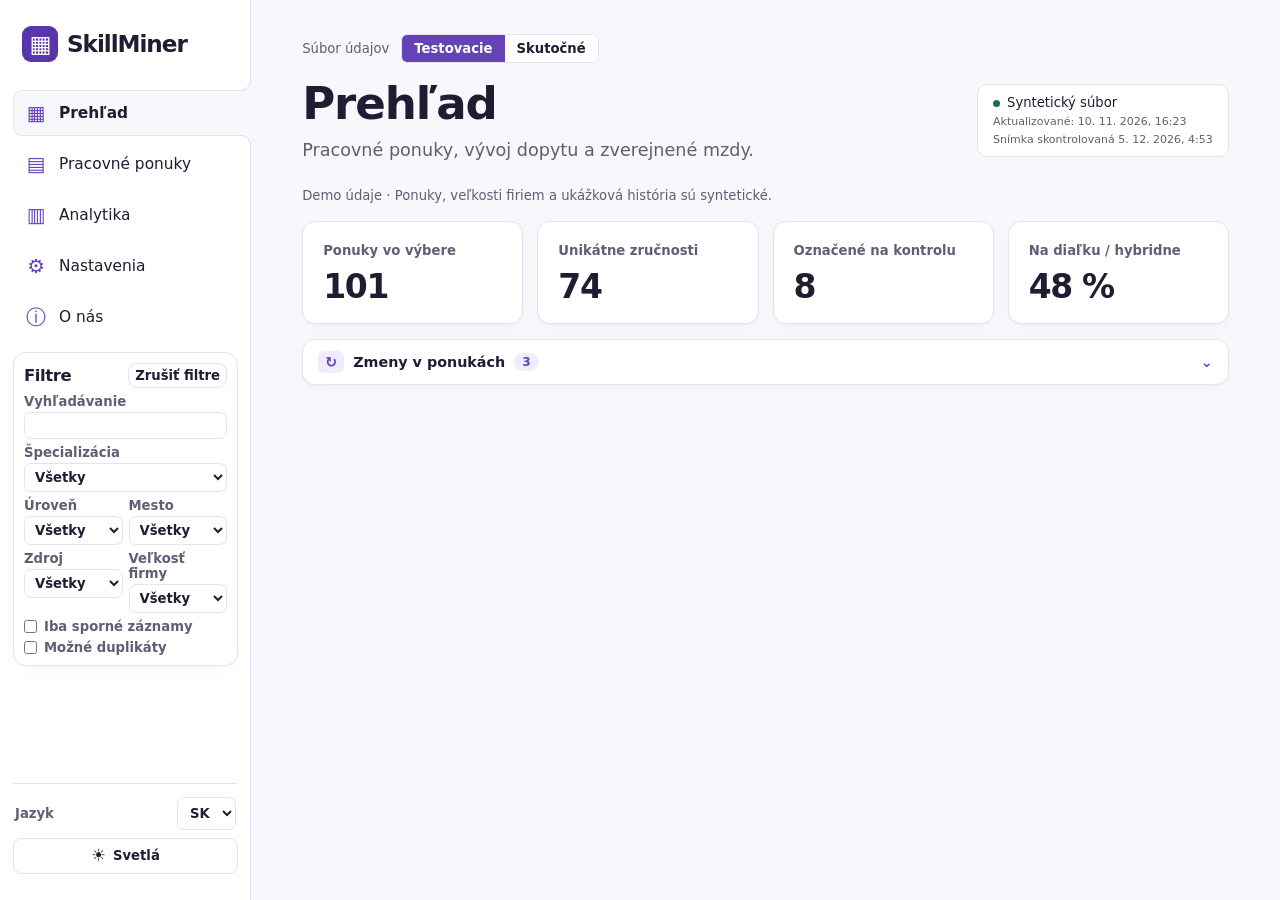
<file: frontend/index.html>
<!doctype html>
<html lang="sk" data-theme="original" data-mode="light">
<head>
  <meta charset="utf-8">
  <meta name="viewport" content="width=device-width, initial-scale=1">
  <title>SkillMiner</title>
  <script>
    try {
      const theme = localStorage.getItem('skillminer-theme');
      if (['original', 'classic', 'zive', 'tuke', 'nik'].includes(theme)) {
        document.documentElement.dataset.theme = theme;
      }
      const mode = localStorage.getItem('skillminer-mode');
      document.documentElement.dataset.mode = (mode === 'light' || mode === 'dark')
        ? mode : (theme === 'zive' || theme === 'dark' ? 'dark' : 'light');
    } catch {}
  </script>
  <link rel="stylesheet" href="style.css?v=analytics-3">
  <script src="i18n.js?v=5" defer></script>
  <script src="interface-i18n.js?v=4" defer></script>
  <script src="jobs-model.js?v=2" defer></script>
  <script src="analytics-model.js?v=2" defer></script>
  <script src="analytics-i18n.js?v=1" defer></script>
  <script src="analytics-comparison-i18n.js?v=1" defer></script>
  <script src="analytics-salary-i18n.js?v=1" defer></script>
  <script src="analytics-fx.js?v=1" defer></script>
  <script src="analytics-comparison-ui.js?v=2" defer></script>
  <script src="analytics-ui.js?v=3" defer></script>
  <script src="app.js?v=analytics-1" defer></script>
</head>
<body>
  <div class="app-shell">
    <aside class="sidebar" id="sidebar">
      <a class="brand" href="#/overview" aria-label="SkillMiner"><span class="brand-icon" aria-hidden="true">▦</span><span class="brand-name">SkillMiner</span></a>
      <button id="menu-toggle" class="menu-toggle" type="button" aria-expanded="false" aria-controls="app-nav" data-i18n-aria="toggleMenu">☰</button>
      <div class="sidebar-scroll">
        <nav class="sidebar-nav" id="app-nav" data-i18n-aria="navigation">
          <a href="#/overview" data-route="overview" data-i18n-aria="overview"><span aria-hidden="true">▦</span><span data-i18n="overview"></span></a>
          <a href="#/postings" data-route="postings" data-i18n-aria="postings"><span aria-hidden="true">▤</span><span data-i18n="postings"></span></a>
          <a href="#/analytics" data-route="analytics" data-i18n-aria="analytics"><span aria-hidden="true">▥</span><span data-i18n="analytics"></span></a>
          <a href="#/settings" data-route="settings" data-i18n-aria="settings"><span aria-hidden="true">⚙</span><span data-i18n="settings"></span></a>
          <a href="#/about" data-route="about" data-i18n-aria="about"><span aria-hidden="true">ⓘ</span><span data-i18n="about"></span></a>
        </nav>
        <button class="filter-toggle secondary" id="filter-toggle" type="button" aria-expanded="false"
                aria-controls="filter-panel" data-i18n-aria="filters">☷</button>
        <aside id="filter-panel" class="panel filter-panel" aria-labelledby="filters-title">
          <div class="section-title">
            <h2 id="filters-title" data-i18n="filters"></h2>
            <div class="filter-actions">
              <button id="reset" type="button" class="secondary" data-i18n="reset"></button>
              <button class="filter-close secondary" id="filter-close" type="button" data-i18n-aria="close">✕</button>
            </div>
          </div>
          <div class="filter-fields">
            <label class="full-row"><span data-i18n="search"></span><input id="search" type="search"></label>
            <label class="full-row"><span data-i18n="specialization"></span><select id="specialization"><option value="" data-i18n="allFilterValues"></option></select></label>
            <label><span data-i18n="seniority"></span><select id="seniority"><option value="" data-i18n="allFilterValues"></option></select></label>
            <label><span data-i18n="location"></span><select id="location"><option value="" data-i18n="allFilterValues"></option></select></label>
            <label><span data-i18n="site"></span><select id="site"><option value="" data-i18n="allFilterValues"></option></select></label>
            <label><span data-i18n="company_size"></span>
              <select id="company_size">
                <option value="" data-i18n="allFilterValues"></option><option value="small" data-i18n="small"></option>
                <option value="medium" data-i18n="medium"></option><option value="large" data-i18n="large"></option>
                <option value="unknown" data-i18n="unknown"></option>
              </select>
            </label>
            <div class="filter-checks">
              <label class="check"><input id="doubtful" type="checkbox"><span data-i18n="doubtful"></span></label>
              <label class="check"><input id="duplicates" type="checkbox"><span data-i18n="possibleDuplicates"></span></label>
            </div>
          </div>
        </aside>
      </div>
      <div class="sidebar-tools">
        <label class="language-control"><span data-i18n="language"></span>
          <select id="language" data-i18n-aria="language">
            <option value="uk" lang="uk">UA</option><option value="sk" lang="sk">SK</option>
            <option value="cs" lang="cs">CZ</option><option value="en" lang="en">EN</option>
            <option value="de" lang="de">DE</option>
          </select>
        </label>
        <button class="mode-toggle secondary" id="mode-toggle" type="button" aria-pressed="false" data-i18n-aria="darkMode">
          <span id="mode-icon" aria-hidden="true">☀</span><span class="mode-label" id="mode-label"></span>
        </button>
      </div>
    </aside>

    <main id="main-content">
      <div class="dataset-bar">
        <span data-i18n="datasetSwitch"></span>
        <div class="segmented" role="group" data-i18n-aria="datasetSwitch">
          <button id="data-synthetic" type="button" class="active" aria-pressed="true" data-i18n="dataMock"></button>
          <button id="data-real" type="button" aria-pressed="false" data-i18n="dataReal"></button>
        </div>
      </div>
      <section class="screen" id="screen-overview" aria-labelledby="overview-title">
        <header class="screen-heading">
          <div><h1 id="overview-title" tabindex="-1" data-i18n="overview"></h1><p data-i18n="dashboardIntro"></p></div>
          <div class="stamp" role="status"><span class="dot"></span><span id="dataset"></span><small id="updated"></small><small id="checked"></small></div>
        </header>
        <p class="notice" id="notice"></p>
        <section class="metrics" data-i18n-aria="metrics">
          <article><span data-i18n="count"></span><strong id="count">—</strong></article>
          <article><span data-i18n="skills"></span><strong id="skills">—</strong></article>
          <article><span data-i18n="review"></span><strong id="review">—</strong></article>
          <article><span data-i18n="remote"></span><strong id="remote">—</strong></article>
        </section>
        <details class="panel changes" id="changes">
          <summary><span class="changes-icon" aria-hidden="true">↻</span><span data-i18n="changes"></span><span id="change-count" class="pill">—</span></summary>
          <div id="change-list" class="change-list"></div>
        </details>
      </section>

      <section class="screen" id="screen-postings" aria-labelledby="postings-title" hidden>
        <header class="screen-heading">
          <h1 id="postings-title" tabindex="-1" data-i18n="postings"></h1>
          <button id="export" type="button" class="secondary" data-i18n="export" disabled></button>
        </header>
        <div id="postings" class="panel postings">
          <div class="section-title"><h2><span data-i18n="resultsLabel"></span> <span id="shown" class="pill"></span></h2></div>
          <p id="status" role="status" hidden></p>
          <div class="table-wrap" id="job-table" hidden>
            <table>
              <thead><tr><th data-i18n="position"></th><th data-i18n="company"></th><th data-i18n="salary"></th><th data-i18n="site"></th></tr></thead>
              <tbody id="jobs"></tbody>
            </table>
          </div>
          <button id="more" type="button" class="secondary more" data-i18n="more" hidden></button>
        </div>
      </section>

      <section class="screen" id="screen-analytics" aria-labelledby="analytics-title" hidden>
        <header class="screen-heading">
          <div><span class="eyebrow" data-i18n="skillExplorer"></span><h1 id="analytics-title" tabindex="-1" data-i18n="analytics"></h1><p data-i18n="analyticsIntro"></p></div>
          <span id="analytics-kind" class="analytics-dataset"></span>
        </header>
        <div id="analytics" class="analytics">
          <article class="panel skill-picker">
            <div class="section-title"><div><h2 data-i18n="chooseSkills"></h2><p id="analytics-quality"></p></div><button id="skill-clear" type="button" class="secondary" data-i18n="clearSkills"></button></div>
            <div class="skill-selected-row"><span class="and-badge">AND</span><div id="selected-skills" class="skill-chips" aria-live="polite"></div></div>
            <p class="analytics-hint" data-i18n="allSelectedSkills"></p>
            <label class="skill-search-label"><span class="sr-only" data-i18n="searchSkill"></span><input type="search" id="skill-search" autocomplete="off" data-i18n-placeholder="searchSkill"></label>
            <div id="skill-catalog" class="skill-chips skill-catalog" role="group" data-i18n-aria="chooseSkills"></div>
            <button id="skill-more" type="button" class="link-button"></button>
            <div class="analytics-controls">
              <label><span data-i18n="period"></span><select id="period"><option value="0" data-i18n="allDates" selected></option><option value="7" data-i18n="last7"></option><option value="30" data-i18n="last30"></option><option value="90" data-i18n="last90"></option></select></label>
              <label><span data-i18n="dateFrom"></span><input type="date" id="analytics-from"></label>
              <label><span data-i18n="dateTo"></span><input type="date" id="analytics-to"></label>
              <label><span data-i18n="offerCurrency"></span><select id="analytics-pay-currency"></select></label>
              <label><span data-i18n="offerPeriod"></span><select id="analytics-pay-period"><option value="month" data-i18n="month"></option><option value="year" data-i18n="year"></option><option value="hour" data-i18n="hour"></option></select></label>
            </div>
            <p id="analytics-scope" class="analytics-hint" aria-live="polite"></p>
            <p id="analytics-conversion-note" class="analytics-hint"></p>
            <p id="analytics-fx-note" class="analytics-hint"><a id="analytics-fx-source" href="https://www.ecb.europa.eu/stats/policy_and_exchange_rates/euro_reference_exchange_rates/html/index.en.html" target="_blank" rel="noopener"></a></p>
          </article>
          <article class="panel chart-panel">
            <div class="section-title"><div><h2 data-i18n="funnelTitle"></h2><p data-i18n="funnelIntro"></p></div></div>
            <div id="skill-funnel" class="skill-funnel" aria-live="polite"></div>
            <p id="skill-funnel-note" class="analytics-hint"></p>
          </article>
          <div id="analytics-metrics" class="metrics analytics-metrics" aria-live="polite">
            <article><span data-i18n="matchingJobs"></span><strong id="analytics-count">—</strong><small id="analytics-total"></small></article>
            <article><span data-i18n="demandShare"></span><strong id="analytics-share">—</strong><small data-i18n="withinChecked"></small></article>
            <article><span data-i18n="medianMinimum"></span><strong id="analytics-median">—</strong><small id="analytics-pay-sample"></small></article>
            <article><span data-i18n="company"></span><strong id="analytics-companies">—</strong><small id="analytics-remote"></small></article>
          </div>
          <p id="analytics-pay-coverage" class="analytics-hint"></p>
          <p id="analytics-empty" class="analytics-empty" data-i18n="noSkillMatches" hidden></p>
          <div class="chart-grid">
            <article class="panel chart-panel"><div class="section-title"><div><h2 data-i18n="observedDemand"></h2><p data-i18n="demandMethod"></p></div></div><div id="activity-legend" class="chart-legend"></div><div id="activity"></div></article>
            <article class="panel chart-panel"><div class="section-title"><div><h2 data-i18n="salaryTrend"></h2><p data-i18n="salaryMethod"></p></div></div><div id="analytics-pay-trend"></div></article>
          </div>
          <p id="analytics-date-note" class="analytics-hint"></p>
          <div class="chart-grid">
            <article class="panel chart-panel"><div class="section-title"><div><h2 data-i18n="salaryDistribution"></h2><p id="analytics-pay-range"></p></div></div><div id="analytics-histogram"></div></article>
            <article class="panel chart-panel"><div class="section-title"><h2 data-i18n="distribution"></h2><label class="period"><span class="sr-only" data-i18n="distribution"></span><select id="group-by"><option value="seniority" data-i18n="seniority"></option><option value="location" data-i18n="location"></option><option value="specialization" data-i18n="specialization"></option></select></label></div><div id="distribution"></div></article>
          </div>
          <div class="chart-grid">
            <article class="panel chart-panel related-skills-panel"><div class="section-title"><div><h2 data-i18n="relatedSkills"></h2><p data-i18n="relatedSkillsNote"></p></div><div class="segmented" role="group" data-i18n-aria="rankMode"><button id="rank-required" type="button" class="active" aria-pressed="true" data-i18n="rankRequired"></button><button id="rank-nice" type="button" aria-pressed="false" data-i18n="rankNice"></button></div></div><div id="bars"></div></article>
            <article class="panel chart-panel"><div class="section-title"><div><h2 data-i18n="payComparison"></h2><p data-i18n="payMethod"></p></div></div><div id="pay-comparison"></div></article>
          </div>
          <article class="panel chart-panel"><div class="section-title"><div><h2 data-i18n="matchingPostings"></h2><p data-i18n="matchingPostingsNote"></p></div><span id="analytics-result-count" class="pill"></span></div><div id="analytics-results" class="table-wrap"></div><button id="analytics-more" type="button" class="secondary" data-i18n="more"></button></article>
          <article class="panel chart-panel comparison-panel" id="company-offer">
            <div class="section-title"><div><h2 data-i18n="firmOffer"></h2><p data-i18n="firmOfferIntro"></p></div></div>
            <p class="analytics-hint comparison-scope" data-i18n="independentProfiles"></p>
            <div class="offer-layout">
              <div>
                <h3 data-i18n="offerRequirements"></h3><div id="offer-profile-controls" class="profile-controls"></div>
                <div class="offer-pay-fields">
                  <label><span data-i18n="offerGross"></span><input id="offer-amount" type="number" min="0.01" step="0.01" inputmode="decimal" placeholder="2600" autocomplete="off"></label>
                  <label><span data-i18n="offerCurrency"></span><select id="offer-currency"></select></label>
                  <label><span data-i18n="offerPeriod"></span><select id="offer-period"><option value="month" data-i18n="month"></option><option value="year" data-i18n="year"></option><option value="hour" data-i18n="hour"></option></select></label>
                </div>
              </div>
              <div id="offer-result" class="offer-result" aria-live="polite"></div>
            </div>
            <p class="analytics-hint" data-i18n="profileScopeNote"></p>
            <p class="analytics-hint" data-i18n="comparisonLocal"></p>
          </article>
          <article class="panel chart-panel comparison-panel" id="profile-comparison">
            <div class="section-title"><div><h2 data-i18n="comparisonProfiles"></h2><p data-i18n="comparisonProfilesIntro"></p></div></div>
            <p class="analytics-hint comparison-scope" data-i18n="independentProfiles"></p>
            <div class="profiles-grid">
              <section class="profile-card profile-a" aria-labelledby="profile-a-title"><div class="section-title"><h3 id="profile-a-title" data-i18n="profileA"></h3><button type="button" id="profile-a-example" class="link-button"></button></div><div id="profile-a-profile-controls" class="profile-controls"></div></section>
              <section class="profile-card profile-b" aria-labelledby="profile-b-title"><div class="section-title"><h3 id="profile-b-title" data-i18n="profileB"></h3><button type="button" id="profile-b-example" class="link-button"></button></div><div id="profile-b-profile-controls" class="profile-controls"></div></section>
            </div>
            <div class="profile-unit-fields"><label><span data-i18n="offerCurrency"></span><select id="profiles-currency"></select></label><label><span data-i18n="offerPeriod"></span><select id="profiles-period"><option value="month" data-i18n="month"></option><option value="year" data-i18n="year"></option><option value="hour" data-i18n="hour"></option></select></label></div>
            <div class="profiles-grid profile-plots"><section><h3 data-i18n="comparisonCounts"></h3><div id="profiles-count-chart"></div></section><section><h3 id="profiles-pay-title"></h3><div id="profiles-pay-chart"></div></section></div>
            <div id="profiles-table" class="table-wrap" aria-live="polite"></div>
            <p id="profiles-overlap" class="analytics-hint"></p><p id="profiles-difference" class="profile-difference"></p>
            <p class="analytics-hint" data-i18n="comparisonMethod"></p><p class="analytics-hint" data-i18n="profileScopeNote"></p>
          </article>
        </div>
      </section>

      <section class="screen" id="screen-settings" aria-labelledby="settings-title" hidden>
        <header class="screen-heading"><h1 id="settings-title" tabindex="-1" data-i18n="settings"></h1></header>
        <div class="panel preferences">
          <fieldset id="theme-choices">
            <legend data-i18n="theme"></legend>
            <div class="themes">
              <label class="theme-choice"><input type="radio" name="theme" value="original"><span class="swatches swatch-original" aria-hidden="true"></span><span>Original</span></label>
              <label class="theme-choice"><input type="radio" name="theme" value="classic"><span class="swatches swatch-classic" aria-hidden="true"></span><span>Classic</span></label>
              <label class="theme-choice"><input type="radio" name="theme" value="zive"><span class="swatches swatch-zive" aria-hidden="true"></span><span>Zive IT</span></label>
              <label class="theme-choice"><input type="radio" name="theme" value="tuke"><span class="swatches swatch-tuke" aria-hidden="true"></span><span>TUKE FEI</span></label>
              <label class="theme-choice"><input type="radio" name="theme" value="nik"><span class="swatches swatch-nik" aria-hidden="true"></span><span>Nik</span></label>
            </div>
          </fieldset>
          <div class="view-preferences">
            <label><span data-i18n="rowsPerPage"></span>
              <select id="rows-per-page"><option>10</option><option selected>15</option><option>25</option><option>50</option></select>
            </label>
            <label><span data-i18n="defaultPeriod"></span>
              <select id="default-period"><option value="7" data-i18n="last7"></option><option value="30" data-i18n="last30" selected></option><option value="90" data-i18n="last90"></option></select>
            </label>
          </div>
        </div>
        <div class="panel preferences account-panel">
          <button type="button" class="secondary" disabled aria-describedby="account-demo" data-i18n="account"></button>
          <p id="account-demo" data-i18n="accountDemo"></p>
        </div>
      </section>

      <section class="screen" id="screen-about" aria-labelledby="about-title" hidden>
        <header class="screen-heading"><h1 id="about-title" tabindex="-1" data-i18n="about"></h1></header>
        <article class="panel preferences about-panel">
          <h2>SkillMiner</h2>
          <p data-i18n="aboutProject"></p>
          <a href="https://github.com/Merl1nnnn/Timovy-Projekt" target="_blank" rel="noopener noreferrer">GitHub ↗</a>
        </article>
      </section>
    </main>
  </div>
  <dialog id="detail" aria-labelledby="detail-title">
    <button id="close" class="secondary close" type="button" data-i18n-aria="close">✕</button>
    <div id="detail-content"></div>
  </dialog>
</body>
</html>
</file>
<file: frontend/style.css>
:root {
  font-family: Inter, system-ui, sans-serif;
  font-size: 110%;
  color-scheme: light;
  --ink: #201c32;
  --page: #f7f7fc;
  --surface: #fff;
  --accent: #6543b6;
  --soft: #f1ebff;
  --muted: #625d74;
  --line: #e6e2ef;
  --brand: #5936aa;
  --inverse: #fff;
  --blue: #246390;
  --green: #197061;
  --warning: #81601f;
  --warning-bg: #fbf1dc;
  --shadow: 0 1px 2px #24163c08, 0 5px 18px #24163c05;
  --sidebar: #fff;
}
:root[data-theme="classic"] {
  --ink: #143248;
  --page: #f2f9fd;
  --accent: #185477;
  --soft: #e1f2fc;
  --muted: #47667d;
  --line: #cfdfeb;
  --brand: #276b96;
  --sidebar: #b5e2fa;
}
:root[data-theme="zive"] {
  --ink: #172131;
  --page: #f2f6fb;
  --accent: #255b97;
  --soft: #dce9fa;
  --muted: #4e6480;
  --line: #d6e1ef;
  --brand: #3979b9;
  --sidebar: #eef4fc;
}
:root[data-mode="dark"] {
  color-scheme: dark;
  --ink: #f2eafa;
  --page: #171320;
  --surface: #221a2c;
  --accent: #c5a7f9;
  --soft: #342646;
  --muted: #c1b2cb;
  --line: #3f324b;
  --brand: #c5a7f9;
  --inverse: #231732;
  --blue: #84b5eb;
  --green: #6dd9b9;
  --warning: #f4c657;
  --warning-bg: #322821;
  --shadow: none;
  --sidebar: #1c1626;
}
:root[data-theme="zive"][data-mode="dark"] {
  color-scheme: dark;
  --ink: #e8edf5;
  --page: #101723;
  --surface: #172131;
  --accent: #91bbf5;
  --soft: #262f3d;
  --muted: #a8b5c8;
  --line: #273547;
  --brand: #91bbf5;
  --inverse: #10243d;
  --blue: #84a7d8;
  --green: #5ee9b5;
  --warning: #f4c657;
  --warning-bg: #251f22;
  --shadow: none;
  --sidebar: #0d1727;
}
:root[data-theme="tuke"] {
  --ink: #342713;
  --page: #fcf8ee;
  --accent: #795505;
  --soft: #f9edc4;
  --muted: #6b5b3b;
  --line: #eadfbd;
  --brand: #ecb61b;
  --inverse: #2e2100;
  --sidebar: #fcf1cf;
}
:root[data-theme="nik"] {
  --ink: #19372a;
  --page: #f1f7f2;
  --accent: #275943;
  --soft: #deeee1;
  --muted: #4b6656;
  --line: #d0e2d3;
  --brand: #72a98f;
  --inverse: #142b21;
  --sidebar: #9fd1a5;
}
:root[data-theme="classic"][data-mode="dark"] {
  --ink: #e2f3fe;
  --page: #101e29;
  --surface: #172936;
  --accent: #b5e2fa;
  --soft: #254151;
  --muted: #abc7d6;
  --line: #2f4858;
  --brand: #b5e2fa;
  --inverse: #122632;
  --blue: #79aee3;
  --sidebar: #142531;
}
:root[data-theme="tuke"][data-mode="dark"] {
  --ink: #fcf1d2;
  --page: #211c12;
  --surface: #2b2417;
  --accent: #ecb61b;
  --soft: #44351b;
  --muted: #d1be94;
  --line: #514127;
  --brand: #ecb61b;
  --inverse: #261b06;
  --sidebar: #262015;
}
:root[data-theme="nik"][data-mode="dark"] {
  --ink: #e6f5e8;
  --page: #13241a;
  --surface: #1a2e23;
  --accent: #9fd1a5;
  --soft: #294837;
  --muted: #aecbb7;
  --line: #344f40;
  --brand: #72a98f;
  --inverse: #102218;
  --green: #6fc4a0;
  --sidebar: #192b21;
}
* { box-sizing: border-box; }
[hidden] { display: none !important; }
html { scroll-padding-top: 20px; background: var(--page); color: var(--ink); }
body { margin: 0; }
:focus-visible { outline: 2px solid var(--accent); outline-offset: 3px; }
a { color: var(--accent); text-decoration: none; }
a:hover { text-decoration: underline; }
p { color: var(--muted); line-height: 1.55; margin: 0; }
h1, h2, h3 { margin: 0; letter-spacing: -.025em; }
h1 { font-size: clamp(1.875rem, 4.4vw, 2.875rem); }
h2 { font-size: 1.125rem; }
h3 { font-size: 0.9375rem; }
button, input, select { font: inherit; }
button, select, summary { cursor: pointer; }
button {
  background: var(--soft); color: var(--accent); border: 1px solid transparent;
  border-radius: 9px; padding: 9px 13px; font-size: 0.75rem; font-weight: 650;
}
button:hover:not(:disabled) { border-color: var(--accent); }
button:disabled { opacity: .5; cursor: default; }
.secondary { background: var(--surface); color: var(--ink); border-color: var(--line); }
.app-shell { min-height: 100dvh; display: grid; grid-template-columns: 251px minmax(0, 1fr); }
.sidebar {
  --sidebar-padding: 13px;
  --tab-curve: 11px;
  position: sticky; top: 0; align-self: start; height: 100dvh; z-index: 2;
  display: flex; flex-direction: column;
  background: var(--sidebar); box-shadow: inset -1px 0 var(--line); padding: 26px var(--sidebar-padding);
}
.brand { display: flex; align-items: center; gap: 9px; color: var(--ink); font-size: 1.3125rem; font-weight: 800; letter-spacing: -.045em; margin: 0 9px 17px; }
.brand:hover { text-decoration: none; }
.brand-icon { color: var(--inverse); background: var(--brand); display: grid; place-items: center; flex: 0 0 36px; height: 36px; border-radius: 9px; }
.sidebar-scroll {
  flex: 1; min-height: 0; overflow-y: auto; scrollbar-width: none;
  margin-inline: calc(0px - var(--sidebar-padding));
  padding: var(--tab-curve) var(--sidebar-padding) 4px;
}
.sidebar-nav { position: relative; display: grid; gap: 5px; }
.sidebar-nav a { position: relative; display: flex; align-items: center; gap: 13px; min-height: 46px; padding: 8px 12px; border: 1px solid transparent; border-radius: 9px; color: var(--ink); font-size: 0.875rem; }
.sidebar-nav a > span:first-child { font-size: 1.125rem; color: var(--accent); text-align: center; flex: 0 0 20px; }
.sidebar-nav a:hover:not([aria-current="page"]) { background: var(--soft); text-decoration: none; }
.sidebar-nav a[aria-current="page"] {
  font-weight: 700; text-decoration: none; background: var(--page); border-color: var(--line);
}
@media (min-width: 851px) and (min-height: 601px) {
  .sidebar-nav a[aria-current="page"] {
    border-right: 0; border-radius: 9px 0 0 9px;
    margin-right: calc(0px - var(--sidebar-padding));
  }
  .sidebar-nav a[aria-current="page"]::before, .sidebar-nav a[aria-current="page"]::after {
    content: ''; position: absolute; right: 0; pointer-events: none;
    width: var(--tab-curve); height: var(--tab-curve);
    background: radial-gradient(circle at var(--curve-origin), transparent calc(var(--tab-curve) - 1px),
      var(--line) calc(var(--tab-curve) - 1px), var(--line) var(--tab-curve), var(--page) calc(var(--tab-curve) + .4px));
  }
  .sidebar-nav a[aria-current="page"]::before { --curve-origin: top left; bottom: 100%; }
  .sidebar-nav a[aria-current="page"]::after { --curve-origin: bottom left; top: 100%; }
}
.menu-toggle, .filter-toggle, .filter-close { display: none; }
.sidebar-tools { margin-top: auto; padding: 13px 0 0; border-top: 1px solid var(--line); display: grid; gap: 8px; }
.language-control { display: flex; align-items: center; justify-content: space-between; gap: 8px; padding: 0 2px; }
.language-control select { width: auto; min-width: 58px; margin: 0; }
.mode-toggle { display: flex; align-items: center; justify-content: center; gap: 7px; min-height: 34px; }
#mode-icon { font-size: 0.9375rem; line-height: 1; }
main { width: 100%; max-width: 1450px; padding: 34px clamp(19px, 4vw, 52px); margin: 0 auto; min-width: 0; }
.filter-panel { margin-top: 12px; padding: 10px; min-width: 0; }
.filter-panel .section-title { margin-bottom: 6px; flex-wrap: wrap; gap: 5px; }
.filter-panel h2 { font-size: 0.9375rem; }
.filter-actions { display: flex; gap: 5px; }
.filter-actions button { padding: 4px 6px; }
.filter-panel label > :is(input, select):not([type="checkbox"]) { margin-top: 3px; padding: 5px 6px; }
.screen-heading { display: flex; align-items: center; justify-content: space-between; gap: 15px; margin-bottom: 22px; }
.screen-heading h1 { font-size: clamp(1.5625rem, 3.74vw, 2.5625rem); }
.screen-heading h1:focus { outline: none; }
.screen-heading p { margin-top: 7px; }
.eyebrow { display: block; font-size: 0.6875rem; letter-spacing: .1em; font-weight: 750; color: var(--accent); margin-bottom: 8px; }
.stamp { background: var(--surface); border: 1px solid var(--line); border-radius: 10px; padding: 10px 15px; font-size: 0.75rem; min-width: 205px; }
.stamp small { display: block; color: var(--muted); margin: 5px 0 0; }
.stamp small:empty { display: none; }
.dot { display: inline-block; width: 7px; height: 7px; background: var(--green); border-radius: 50%; margin-right: 7px; }
.notice { margin: 17px 0 14px; font-size: 0.75rem; }
.metrics { display: grid; grid-template-columns: repeat(4, 1fr); gap: 14px; margin-bottom: 15px; }
.metrics article, .panel { background: var(--surface); border: 1px solid var(--line); border-radius: 13px; box-shadow: var(--shadow); }
.metrics article { padding: 17px 20px; }
.metrics span { font-size: 0.75rem; color: var(--muted); font-weight: 550; }
.metrics strong { display: block; margin-top: 8px; font-size: 1.875rem; font-weight: 700; letter-spacing: -.04em; }
.changes { margin-bottom: 22px; }
.changes summary { list-style: none; display: flex; gap: 9px; align-items: center; padding: 11px 15px; font-size: 0.8125rem; font-weight: 650; }
.changes summary::-webkit-details-marker { display: none; }
.changes summary::after { content: '⌄'; color: var(--accent); margin-left: auto; }
.changes[open] summary::after { rotate: 180deg; }
.changes-icon { background: var(--soft); color: var(--accent); border-radius: 6px; padding: 3px 7px; }
.pill { display: inline-flex; background: var(--soft); color: var(--accent); border-radius: 20px; padding: 2px 8px; font-size: 0.6875rem; font-weight: 650; vertical-align: middle; }
.pill:empty { display: none; }
.change-list { padding: 0 15px 12px; }
.change { border-top: 1px solid var(--line); padding: 10px 0; font-size: 0.8125rem; }
.change > div { display: flex; justify-content: space-between; align-items: baseline; gap: 10px; }
.change ul { margin: 4px 0 0; padding-left: 18px; color: var(--muted); line-height: 1.55; }
.link-button { background: transparent; color: var(--accent); padding: 3px 0; text-align: left; }
.link-button:hover:not(:disabled) { border-color: transparent; text-decoration: underline; }
.chart-panel { min-width: 0; }
.preferences { max-width: 800px; padding: 20px; }
.filter-fields { display: grid; grid-template-columns: repeat(2, minmax(0, 1fr)); gap: 6px; }
.filter-fields .full-row, .filter-checks { grid-column: 1 / -1; }
.filter-checks { display: grid; gap: 6px; }
.view-preferences { display: grid; grid-template-columns: repeat(auto-fit, minmax(min(175px, 100%), 1fr)); gap: 14px; margin-top: 20px; }
.account-panel { margin-top: 14px; }
.account-panel p { margin-top: 6px; font-size: 0.75rem; }
#theme-choices { border: 0; margin: 0; padding: 0; min-width: 0; }
#theme-choices legend { color: var(--muted); font-size: 0.75rem; font-weight: 650; padding: 0; margin-bottom: 9px; }
.themes { display: grid; grid-template-columns: repeat(auto-fit, minmax(115px, 1fr)); gap: 9px; }
.theme-choice { position: relative; display: grid; gap: 7px; cursor: pointer; border: 1px solid var(--line); border-radius: 8px; padding: 8px; color: var(--ink); }
.theme-choice:has(input:checked) { border-color: var(--accent); background: var(--soft); }
.theme-choice:has(input:focus-visible) { outline: 2px solid var(--accent); outline-offset: 2px; }
.theme-choice input { position: absolute; bottom: 7px; right: 7px; width: auto; margin: 0; accent-color: var(--accent); }
.swatches { display: block; min-height: 30px; border-radius: 4px; border: 1px solid var(--line); }
.swatch-original { background: linear-gradient(115deg, #f1ebff 52%, #6543b6 52%); }
.swatch-classic { background: linear-gradient(115deg, #f2f9fd 52%, #b5e2fa 52%); }
.swatch-zive { background: linear-gradient(115deg, #101723 52%, #91bbf5 52%); }
.swatch-tuke { background: linear-gradient(115deg, #fcf1cf 52%, #ecb61b 52%); }
.swatch-nik { background: linear-gradient(115deg, #9fd1a5 52%, #72a98f 52%); }
.about-panel p { margin: 10px 0 16px; }
label { display: block; font-size: 0.75rem; color: var(--muted); font-weight: 550; }
input, select { width: 100%; background: var(--surface); color: var(--ink); border: 1px solid var(--line); border-radius: 7px; padding: 7px 8px; }
label > :is(input, select) { margin-top: 5px; }
.period select, .check input { width: auto; margin: 0; }
.check { display: flex; align-items: center; gap: 7px; }
.check input { accent-color: var(--brand); }
.postings, .chart-panel { padding: 17px; }
.section-title { display: flex; justify-content: space-between; align-items: center; gap: 10px; margin-bottom: 12px; }
.section-title p { margin-top: 5px; font-size: 0.75rem; }
.table-wrap { overflow-x: auto; }
table { width: 100%; border-collapse: collapse; font-size: 0.75rem; }
th, td { text-align: left; padding: 11px 10px; border-bottom: 1px solid var(--line); vertical-align: middle; }
th { color: var(--muted); font-weight: 650; background: var(--page); }
tbody tr:last-child td { border-bottom: 0; }
tbody tr:hover td { background: var(--page); }
.job-title { font-size: 0.8125rem; font-weight: 700; }
.cell-note { display: block; margin-top: 3px; color: var(--muted); font-size: 0.6875rem; }
.pay-cell { white-space: nowrap; font-weight: 620; }
.source-link { display: inline-block; white-space: nowrap; font-size: 0.6875rem; }
.source-link[aria-disabled="true"] { color: var(--muted); }
.flag { display: inline-flex; color: var(--warning); background: var(--warning-bg); padding: 2px 5px; border-radius: 4px; font-size: 0.625rem; margin-top: 3px; }
.flag + .flag { margin-left: 4px; }
.more { display: block; margin: 12px auto 0; }
.analytics { display: grid; gap: 13px; }
.chart-grid { display: grid; grid-template-columns: repeat(2, minmax(0, 1fr)); gap: 13px; }
.chart-panel > h2 { margin-bottom: 12px; }
.chart-legend { display: flex; flex-wrap: wrap; gap: 14px; font-size: 0.6875rem; color: var(--muted); margin-bottom: 8px; }
.legend-key { display: inline-flex; align-items: center; gap: 5px; }
.legend-dot { width: 8px; height: 8px; background: var(--series); border-radius: 50%; }
.chart-canvas { width: 100%; height: 225px; display: block; }
.chart-values { margin-top: 7px; color: var(--muted); font-size: 0.75rem; }
.chart-values .table-wrap { margin-top: 6px; max-height: 275px; }
.activity-selection { min-height: 18px; font-size: 0.75rem; }
.bars { display: grid; gap: 10px; }
.bar-label { display: flex; justify-content: space-between; gap: 6px; font-size: 0.75rem; padding-bottom: 4px; }
.bar-track { height: 5px; border-radius: 4px; background: var(--soft); overflow: hidden; }
.bar-fill { height: 100%; background: var(--brand); border-radius: inherit; }
.pay-block + .pay-block { margin-top: 16px; }
.delta { font-variant-numeric: tabular-nums; }
.empty, #status { padding: 10px 0; font-size: 0.8125rem; }
dialog {
  width: min(590px, calc(100% - 16px)); max-width: none; max-height: 100dvh; height: 100dvh;
  margin: 0 0 0 auto; padding: 24px; background: var(--surface); color: var(--ink);
  border: 0; border-left: 1px solid var(--line);
}
dialog::backdrop { background: #140d2b75; }
dialog .close { float: right; }
dialog h2 { font-size: 1.5rem; margin-bottom: 6px; }
dialog h3 { margin: 18px 0 7px; }
dialog p, dialog li { font-size: 0.8125rem; }
.detail-data { display: grid; grid-template-columns: auto 1fr; margin: 14px 0; gap: 7px 12px; font-size: 0.75rem; }
.detail-data dt { color: var(--muted); }
.detail-data dd { margin: 0; }
.detail-links { display: flex; gap: 9px; flex-wrap: wrap; }
.tags { display: flex; flex-wrap: wrap; gap: 5px; }
.tag { background: var(--soft); color: var(--accent); border-radius: 5px; padding: 4px 7px; font-size: 0.6875rem; }
.sr-only { position: absolute; width: 1px; height: 1px; padding: 0; margin: -1px; overflow: hidden; clip-path: inset(50%); white-space: nowrap; }
@media (max-height: 820px) and (min-width: 851px) {
  .sidebar { padding-block: 12px; }
  .brand { margin-bottom: 8px; }
  .sidebar-nav { gap: 3px; }
  .sidebar-nav a { min-height: 40px; padding-block: 5px; }
  .sidebar-tools { padding-top: 7px; gap: 5px; }
}
@media (max-height: 740px) and (min-width: 851px) {
  .sidebar { --tab-curve: 8px; padding-block: 7px; }
  .brand { margin-bottom: 4px; }
  .brand-icon { flex-basis: 32px; height: 32px; }
  .sidebar-nav a { min-height: 34px; padding-block: 3px; }
  .sidebar-scroll { padding-bottom: 2px; }
  .filter-panel { margin-top: 8px; padding-block: 7px; }
  .filter-panel label > :is(input, select):not([type="checkbox"]) { padding-block: 3px; }
  .filter-fields { row-gap: 4px; }
  .filter-fields .full-row { grid-column: auto; }
}
@media (max-width: 850px), (max-height: 600px) {
  .app-shell { grid-template-columns: 64px minmax(0, 1fr); }
  .sidebar { --sidebar-padding: 6px; padding-block: 15px; }
  .sidebar-scroll { padding-block-start: 0; }
  .brand { margin: 0 0 15px; justify-content: center; }
  .brand-name { display: none; }
  .sidebar-nav a { justify-content: center; padding-inline: 6px; }
  .sidebar-nav a > span:last-child { display: none; }
  .sidebar-tools { gap: 6px; }
  .language-control { padding: 0; }
  .language-control > span, .mode-label { display: none; }
  .language-control select { min-width: 0; width: 100%; appearance: none; text-align: center; padding-inline: 3px; }
  .mode-toggle { padding-inline: 4px; }
  .menu-toggle { display: block; width: 100%; margin-bottom: 8px; padding-inline: 3px; }
  .sidebar.is-expanded .sidebar-nav {
    position: absolute; inset: 93px auto auto 6px; width: min(235px, calc(100vw - 12px)); padding: 7px;
    border: 1px solid var(--line); border-radius: 8px; background: var(--sidebar); box-shadow: var(--shadow);
    z-index: 1;
  }
  .sidebar.is-expanded .sidebar-nav a { justify-content: start; padding-inline: 10px; }
  .sidebar.is-expanded .sidebar-nav a > span:last-child { display: inline; }
  .filter-toggle { display: block; width: 100%; margin-top: 9px; padding-inline: 3px; }
  .filter-panel {
    display: none; position: fixed; top: 16px; left: 72px; width: min(340px, calc(100vw - 80px));
    max-height: calc(100dvh - 32px); overflow-y: auto; margin: 0;
  }
  .sidebar.filters-expanded .filter-panel { display: block; }
  .filter-close { display: inline-block; padding: 4px 8px; }
  main { padding: 22px 16px; }
  .metrics { grid-template-columns: 1fr 1fr; }
}
@media (max-height: 480px) and (min-width: 500px) {
  .sidebar { padding-block: 6px; }
  .brand { margin-bottom: 5px; }
  .sidebar-nav { gap: 2px; }
  .sidebar-nav a { min-height: 29px; padding-block: 0; }
  .sidebar-tools { padding-top: 5px; gap: 4px; }
  .filter-panel { width: min(490px, calc(100vw - 80px)); }
  .filter-fields { grid-template-columns: repeat(3, minmax(0, 1fr)); }
  .filter-fields .full-row { grid-column: auto; }
}
@media (max-width: 560px) {
  .screen-heading { align-items: flex-start; flex-direction: column; gap: 10px; }
  .metrics, .chart-grid { grid-template-columns: 1fr 1fr; gap: 7px; }
  .metrics article { padding: 12px; }
  .metrics strong { font-size: 1.4375rem; }
  .chart-grid { grid-template-columns: minmax(0, 1fr); }
  .postings, .chart-panel, .preferences { padding: 12px; }
  .postings table { min-width: 480px; }
}

/* Mock / real dataset switch: real postings get their own green accent in every theme. */
:root { --real: #0f6b5c; --real-on: #fff; --real-bg: #e2f3ee; --real-ink: #0c4d42; }
:root[data-mode="dark"] { --real: #4cc0a5; --real-on: #0b1f1a; --real-bg: #11302a; --real-ink: #a9e5d6; }
.dataset-bar { display: flex; flex-wrap: wrap; align-items: center; gap: 8px 12px; margin-bottom: 14px; font-size: 0.75rem; color: var(--muted); }
.segmented { display: inline-flex; border: 1px solid var(--line); border-radius: 6px; overflow: hidden; }
.segmented button { background: var(--surface); color: var(--ink); border: 0; border-radius: 0; padding: 6px 12px; }
.segmented button.active { background: var(--accent); color: var(--inverse); }
#data-real.active { background: var(--real); color: var(--real-on); }
body[data-dataset="real"] .notice { background: var(--real-bg); color: var(--real-ink); border-left: 3px solid var(--real); padding: 10px 14px; border-radius: 4px; }
body[data-dataset="real"] .dot { background: var(--real); }
.detail-content .summary, #detail-content .summary { color: var(--ink); line-height: 1.5; }


/* Skill-based analytics */
.skill-picker { padding: 22px; }
.skill-picker .section-title { align-items: flex-start; gap: 14px; }
.skill-picker .section-title p { margin-top: 6px; font-size: .75rem; line-height: 1.55; }
.analytics-dataset { flex-shrink: 0; padding: 8px 13px; border: 1px solid var(--line); border-radius: 99px; background: var(--soft); color: var(--accent); font-size: .75rem; font-weight: 650; }
.skill-selected-row { display: flex; align-items: center; gap: 12px; min-height: 61px; margin: 20px 0 8px; padding: 12px; border-radius: 10px; background: var(--page); border: 1px solid var(--line); }
.and-badge { padding: 5px 7px; font-size: .625rem; letter-spacing: .08em; font-weight: 800; border: 1px solid var(--accent); border-radius: 5px; color: var(--accent); }
.skill-chips { display: flex; flex-wrap: wrap; gap: 7px; align-items: center; }
.skill-chip { display: inline-flex; align-items: center; justify-content: center; gap: 10px; padding: 8px 12px; border: 1px solid var(--line); border-radius: 8px; background: var(--surface); color: var(--ink); font-size: .75rem; font-weight: 550; }
.skill-chip:hover { border-color: var(--accent); background: var(--soft); }
.skill-chip[aria-pressed="true"], .skill-chip.selected { color: var(--inverse); background: var(--accent); border-color: var(--accent); }
.skill-chip-count { color: var(--muted); font-size: .6875rem; }
.skill-chip[aria-pressed="true"] .skill-chip-count { color: inherit; opacity: .85; }
.analytics-hint { color: var(--muted); font-size: .75rem; line-height: 1.6; }
.skill-search-label { display: block; margin: 18px 0 12px; max-width: 440px; }
.skill-search-label input { width: 100%; }
.skill-catalog { min-height: 36px; }
#skill-more { margin-top: 12px; font-size: .75rem; }
.analytics-controls { display: grid; grid-template-columns: repeat(5, minmax(0, 1fr)); align-items: end; gap: 13px; padding-top: 20px; margin-top: 20px; border-top: 1px solid var(--line); }
.analytics-controls label { min-width: 0; }
.analytics-controls label > span { font-size: .75rem; }
.analytics-controls input, .analytics-controls select { width: 100%; min-width: 0; }
#analytics-scope { margin-top: 11px; }
.analytics-metrics { margin: 0; }
.analytics-metrics small { display: block; margin-top: 7px; font-size: .6875rem; color: var(--muted); line-height: 1.5; }
.analytics-empty { padding: 17px 20px; border: 1px solid var(--line); border-radius: 10px; background: var(--soft); color: var(--accent); font-size: .8125rem; }
.analytics-chart-preview { min-height: 22px; font-size: .6875rem; color: var(--muted); padding: 4px 0; }
.analytics-result-skills { display: flex; flex-wrap: wrap; gap: 4px; max-width: 390px; }
.analytics-result-skills .tag { font-size: .625rem; }
.analytics-highlight { box-shadow: inset 0 0 0 1px var(--accent); color: var(--accent); font-weight: 700; }
#analytics-results td { white-space: normal; min-width: 110px; }
#analytics-results td:first-child { min-width: 200px; }
#analytics-results td:last-child { min-width: 240px; }
#analytics-more { margin-top: 15px; }
#analytics-histogram { margin-top: 16px; }
#analytics-date-note { margin: -3px 2px 3px; }
#analytics .chart-panel .section-title { flex-wrap: wrap; align-items: flex-start; }
#analytics .chart-panel .section-title > div:not(.segmented) { min-width: 0; flex: 1 1 220px; }
#analytics .chart-panel .section-title h2, #analytics .chart-panel .section-title p { overflow-wrap: anywhere; }
#analytics .chart-panel .section-title p { line-height: 1.55; }
.related-skills-panel .section-title .segmented { flex: 0 0 auto; max-width: 100%; }
.related-skills-panel .segmented button { flex: 0 0 auto; white-space: nowrap; }
#analytics-fx-note a { overflow-wrap: anywhere; }
#analytics-histogram .bar-label { font-variant-numeric: tabular-nums; }
.skill-funnel { display: flex; flex-wrap: wrap; gap: 12px; margin: 18px 0 12px; }
.funnel-step { flex: 1 1 145px; min-width: 0; padding: 15px; border: 1px solid var(--line); border-radius: 9px; background: var(--page); }
.funnel-step.is-final { border-color: var(--accent); background: var(--soft); }
.funnel-name { display: block; font-size: .75rem; overflow-wrap: anywhere; }
.funnel-step strong { display: block; font-size: 1.65rem; margin: 7px 0; font-variant-numeric: tabular-nums; }
.funnel-removed, .funnel-step small { display: block; color: var(--muted); font-size: .6875rem; line-height: 1.6; }
.funnel-track { height: 5px; margin-top: 12px; border-radius: 9px; background: var(--line); overflow: hidden; }
.funnel-track span { display: block; height: 100%; background: var(--accent); }
.comparison-panel h3 { font-size: .875rem; margin: 0 0 14px; }
.comparison-scope { padding: 10px 12px; border-radius: 7px; background: var(--page); margin-bottom: 20px; }
.offer-layout, .profiles-grid { display: grid; grid-template-columns: repeat(2, minmax(0, 1fr)); gap: 22px; }
.offer-layout > *, .profiles-grid > * { min-width: 0; }
.comparison-selected { min-height: 40px; margin-bottom: 12px; }
.profile-controls input, .profile-controls select, .offer-pay-fields input, .offer-pay-fields select, .profile-unit-fields select { width: 100%; min-width: 0; }
.comparison-options { margin-top: 12px; }
.comparison-options .skill-chip { font-size: .6875rem; padding: 7px 9px; }
.profile-actions { display: flex; flex-wrap: wrap; gap: 10px 18px; margin: 14px 0; }
.profile-actions button, .profile-card .link-button { font-size: .6875rem; text-align: left; }
.profile-filters { display: grid; grid-template-columns: repeat(2, minmax(0, 1fr)); gap: 10px; }
.profile-filters label:last-child { grid-column: 1 / -1; }
.profile-filters label, .offer-pay-fields label, .profile-unit-fields label { min-width: 0; }
.profile-filters label > span, .offer-pay-fields label > span, .profile-unit-fields label > span { font-size: .6875rem; }
.offer-pay-fields { display: grid; grid-template-columns: minmax(0, 1.5fr) repeat(2, minmax(0, 1fr)); gap: 10px; margin-top: 18px; padding-top: 18px; border-top: 1px solid var(--line); }
.offer-result { padding: 20px; border: 1px solid var(--line); border-radius: 10px; background: var(--page); }
.offer-status { font-size: .875rem; font-weight: 650; line-height: 1.6; }
.offer-status[data-status="within_range"], .offer-status[data-status="above_range"] { color: var(--accent); }
.offer-status[data-status="below_range"] { color: var(--warning); }
.offer-metrics { display: grid; grid-template-columns: repeat(3, minmax(0, 1fr)); gap: 10px; margin: 20px 0; }
.comparison-metric { min-width: 0; }
.comparison-metric > span, .comparison-metric small { display: block; color: var(--muted); font-size: .6875rem; line-height: 1.5; }
.comparison-metric strong { display: block; font-size: 1.25rem; margin: 8px 0 5px; font-variant-numeric: tabular-nums; overflow-wrap: anywhere; }
.offer-percentile-label { display: flex; justify-content: space-between; gap: 12px; align-items: center; margin-top: 24px; font-size: .75rem; }
.offer-percentile-label strong { color: var(--accent); font-size: 1.25rem; }
.offer-percentile { position: relative; height: 12px; margin-top: 17px; border-radius: 20px; background: var(--line); }
.offer-percentile::before { content: ""; position: absolute; left: 25%; width: 50%; height: 100%; background: var(--accent); opacity: .4; }
.offer-marker { position: absolute; top: -5px; height: 22px; width: 4px; border-radius: 3px; background: var(--ink); transform: translateX(-50%); }
.offer-percentile-scale { display: flex; justify-content: space-between; margin-top: 10px; font-size: .625rem; color: var(--muted); }
.profile-card { padding: 18px; background: var(--page); border: 1px solid var(--line); border-top: 3px solid var(--accent); border-radius: 9px; }
.profile-b { border-top-color: var(--blue); }
.profile-card .section-title { flex-wrap: wrap; gap: 10px; margin-bottom: 15px; }
.profile-card h3 { margin: 0; }
.profile-unit-fields { display: flex; flex-wrap: wrap; gap: 12px; margin: 22px 0; }
.profile-unit-fields label { width: 150px; }
.profile-plots { margin: 20px 0; padding-top: 20px; border-top: 1px solid var(--line); }
.profile-plots .bars > div:nth-child(2) .bar-fill { background: var(--blue); }
.profile-difference { font-size: .875rem; color: var(--accent); font-weight: 650; line-height: 1.6; }
#profiles-table th, #profiles-table td { white-space: normal; font-variant-numeric: tabular-nums; }
@media (max-width: 1150px) {
  .analytics-controls { grid-template-columns: repeat(2, minmax(0, 1fr)); }
  .analytics-metrics { grid-template-columns: repeat(2, minmax(0, 1fr)); }
  .offer-layout, .profiles-grid { grid-template-columns: minmax(0, 1fr); }
}
@media (max-width: 580px) {
  .skill-picker { padding: 15px; }
  #screen-analytics .screen-heading { align-items: flex-start; }
  .analytics-dataset { font-size: .625rem; padding: 6px 9px; }
  .skill-picker .section-title { flex-wrap: wrap; }
  .skill-selected-row { align-items: flex-start; }
  .skill-chip { padding: 8px 10px; font-size: .6875rem; }
  .analytics-controls { gap: 10px; }
  .analytics-controls label:last-child { grid-column: 1 / -1; }
  .analytics-metrics article { padding: 14px; }
  .skill-funnel { gap: 8px; }
  .funnel-step { flex-basis: 110px; padding: 12px; }
  .offer-pay-fields { grid-template-columns: repeat(2, minmax(0, 1fr)); }
  .offer-pay-fields label:first-child { grid-column: 1 / -1; }
  .offer-result, .profile-card { padding: 13px; }
  .offer-metrics { grid-template-columns: minmax(0, 1fr); }
  .comparison-metric { padding-bottom: 10px; border-bottom: 1px solid var(--line); }
  .comparison-metric strong { margin-top: 4px; }
  .profile-unit-fields label { width: calc(50% - 6px); }
}
</file>
